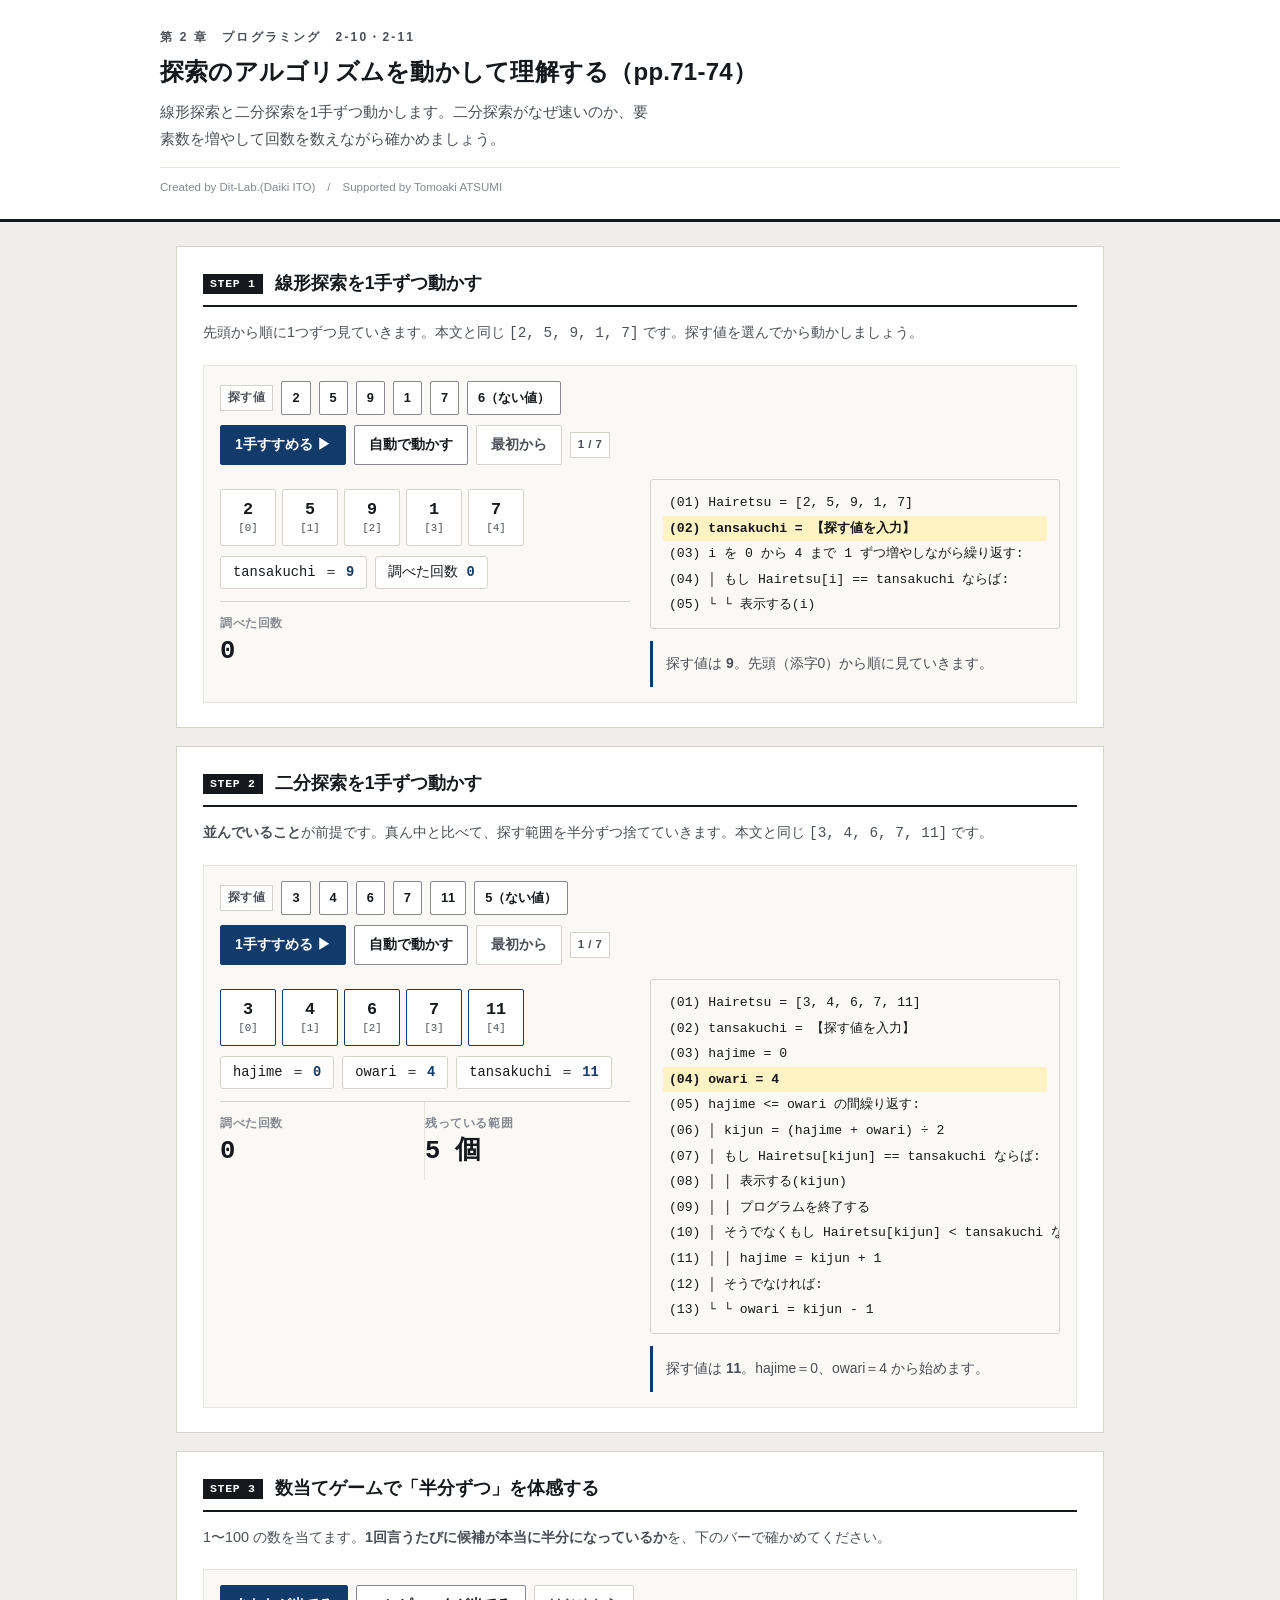
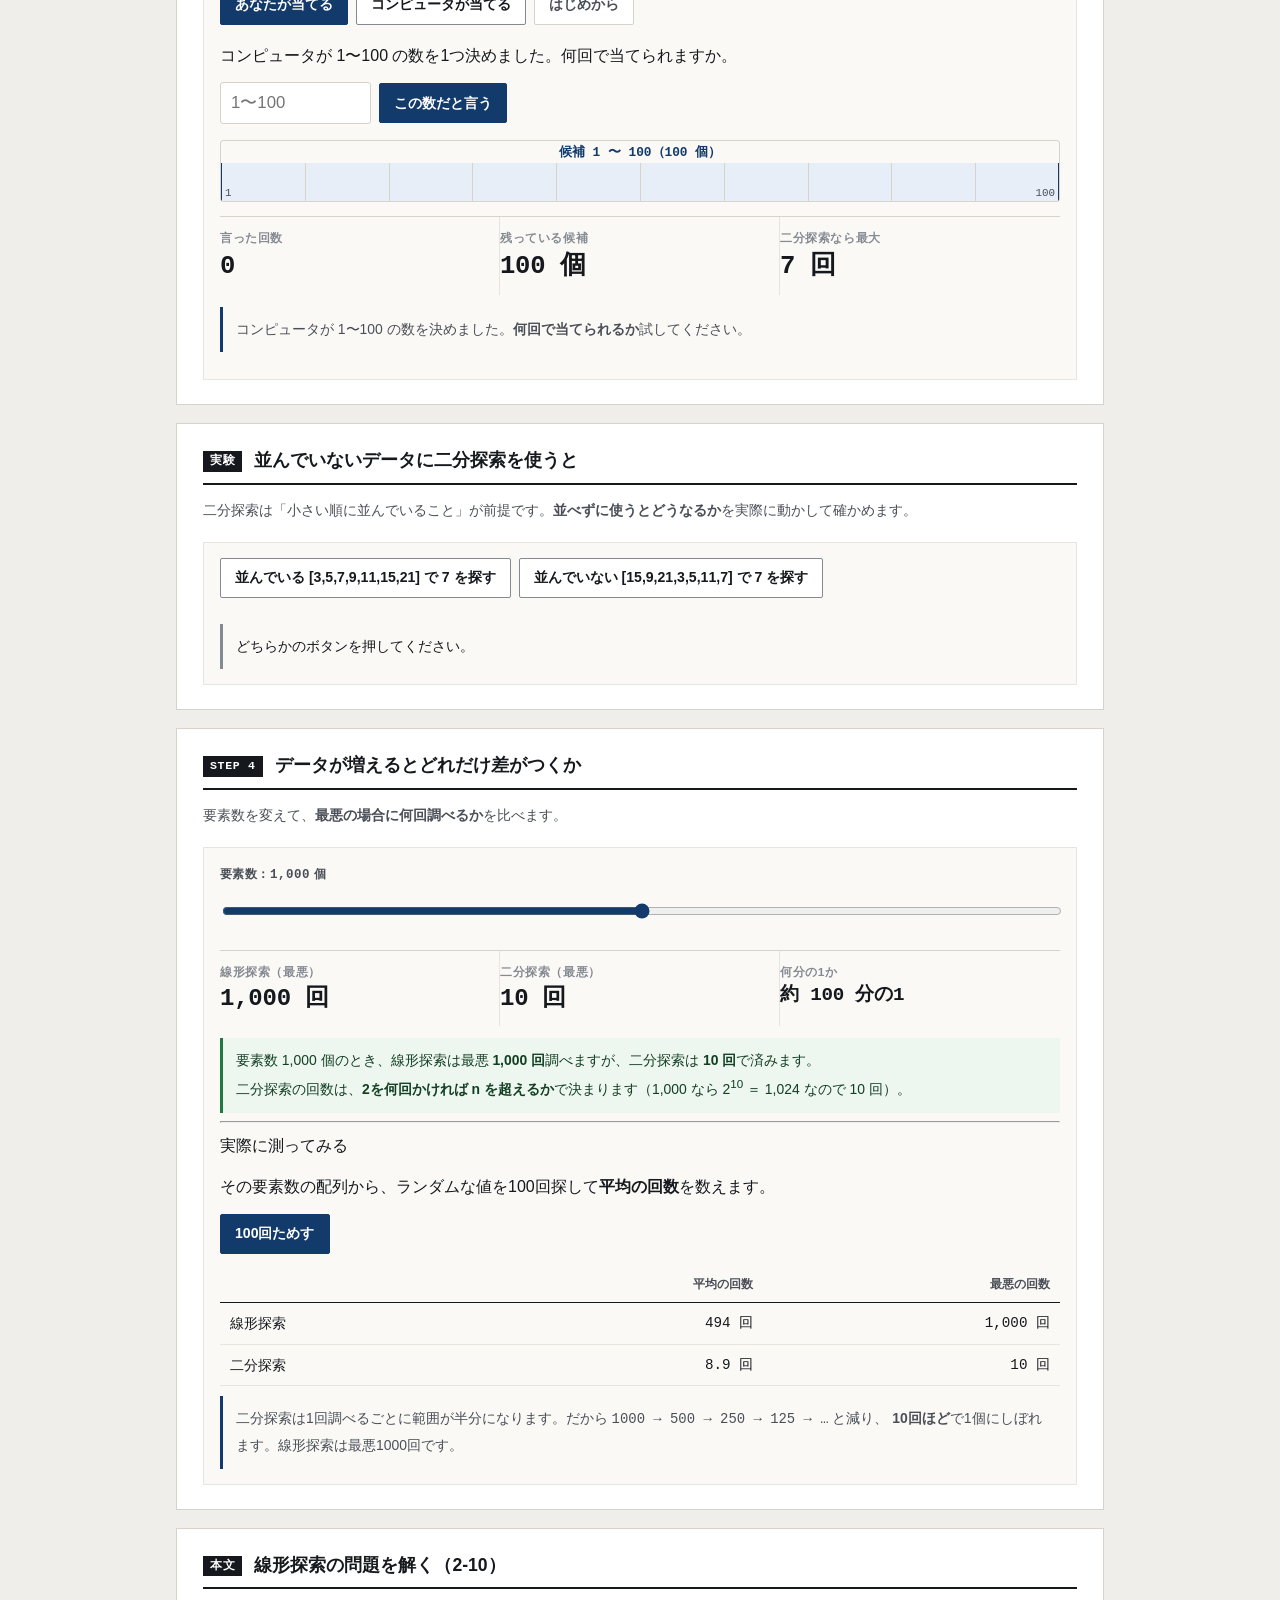
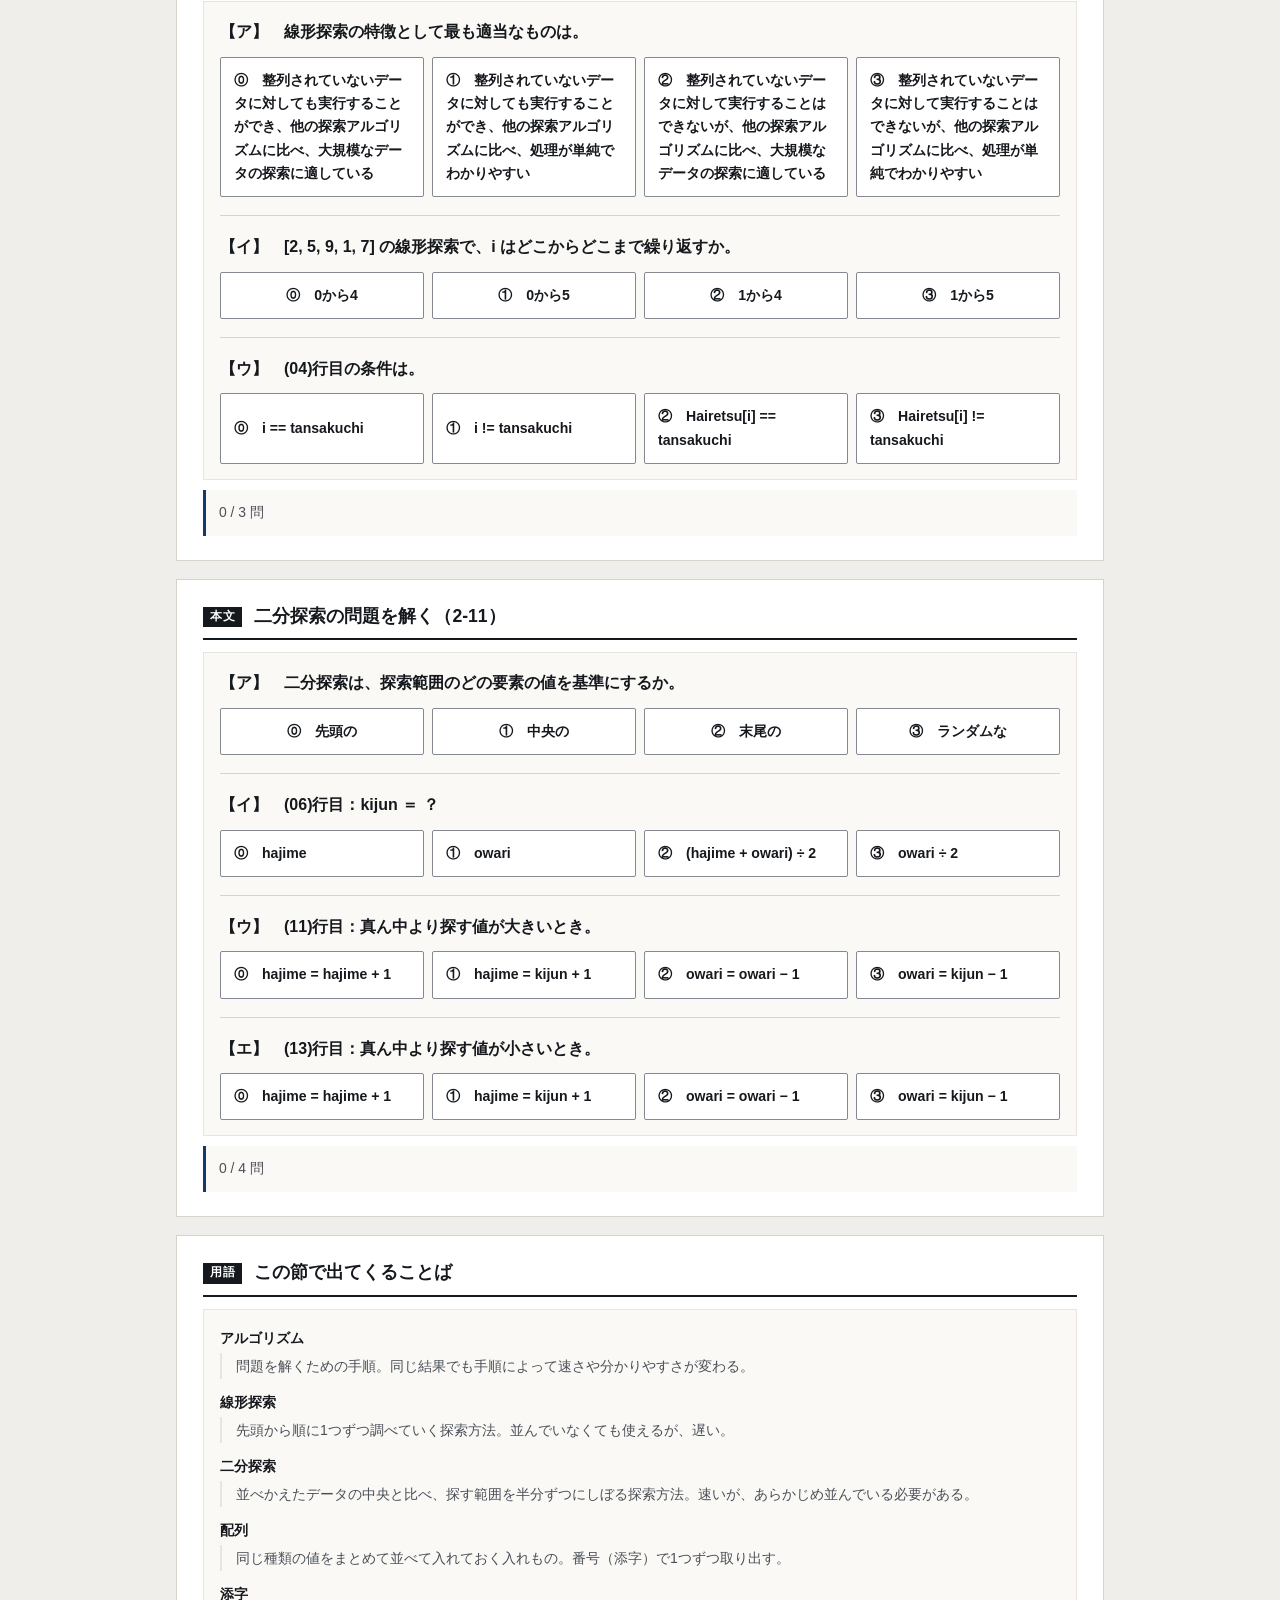
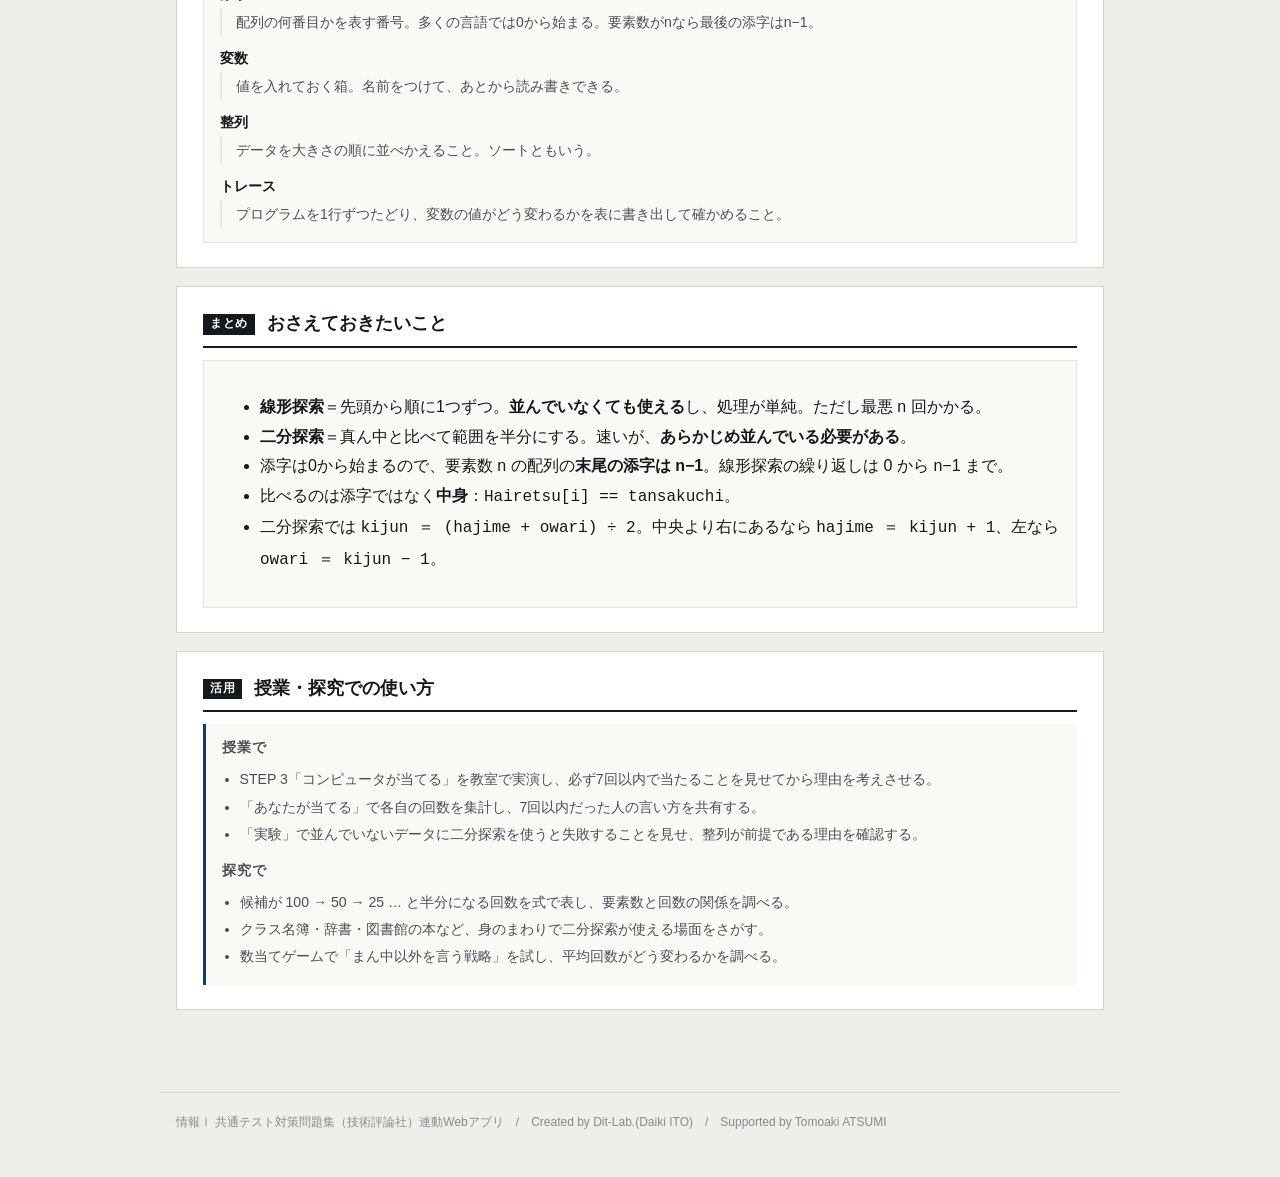
<file: index.html>
<!DOCTYPE html>
<html lang="ja">
<head>
<meta charset="UTF-8">
<meta name="viewport" content="width=device-width, initial-scale=1.0">
<title>探索のアルゴリズムを動かして理解する｜情報Ⅰ共通テスト対策問題集</title>
<meta name="description" content="線形探索と二分探索を1手ずつ動かします。二分探索がなぜ速いのか、要素数を増やして回数を数えながら確かめましょう。">
<link rel="icon" href="data:image/svg+xml,%3Csvg xmlns=%22http://www.w3.org/2000/svg%22 viewBox=%220 0 32 32%22%3E%3Crect width=%2232%22 height=%2232%22 fill=%22%2315181c%22/%3E%3Ctext x=%2216%22 y=%2222%22 font-size=%2218%22 font-family=%22monospace%22 fill=%22%23fff%22 text-anchor=%22middle%22%3E01%3C/text%3E%3C/svg%3E">
<link rel="stylesheet" href="css/style.css?v=88681cd4">
<link rel="stylesheet" href="css/app.css?v=cbbcc738">
</head>
<body>

<header class="app-header">
  <div class="inner">
    <span class="eyebrow">第 2 章　プログラミング　2-10・2-11</span>
    <h1>探索のアルゴリズムを動かして理解する（pp.71-74）</h1>
    <p class="lead">線形探索と二分探索を1手ずつ動かします。二分探索がなぜ速いのか、要素数を増やして回数を数えながら確かめましょう。</p>
    <p class="credit">Created by Dit-Lab.(Daiki ITO)　/　Supported by Tomoaki ATSUMI</p>
  </div>
</header>

<main class="wrap">
  <section class="step" id="step1">
    <h2><span class="no">STEP 1</span>線形探索を1手ずつ動かす</h2>
    <p class="desc">先頭から順に1つずつ見ていきます。本文と同じ <span class="mono">[2, 5, 9, 1, 7]</span> です。探す値を選んでから動かしましょう。</p>
    <div class="panel">
      <div class="btn-row" style="flex-wrap:wrap">
        <span class="badge">探す値</span>
        <button class="btn sm" data-lt="2">2</button>
        <button class="btn sm" data-lt="5">5</button>
        <button class="btn sm" data-lt="9">9</button>
        <button class="btn sm" data-lt="1">1</button>
        <button class="btn sm" data-lt="7">7</button>
        <button class="btn sm" data-lt="6">6（ない値）</button>
      </div>
      <div class="btn-row" style="margin-top:10px;flex-wrap:wrap">
        <button class="btn primary" id="lStep">1手すすめる ▶</button>
        <button class="btn" id="lPlay">自動で動かす</button>
        <button class="btn ghost" id="lReset">最初から</button>
        <span class="badge" id="lProg"></span>
      </div>
      <div class="grid c2" style="margin-top:14px">
        <div>
          <div class="cells" id="lCells"></div>
          <div class="vars" id="lVars"></div>
          <div class="metrics" style="margin-top:12px">
            <div class="metric"><div class="k">調べた回数</div><div class="v" id="lCnt">0</div></div>
          </div>
        </div>
        <div>
          <pre class="code" id="lCode"></pre>
          <div class="note" id="lNote" style="margin-top:12px"></div>
        </div>
      </div>
    </div>
  </section>

  <section class="step" id="step2">
    <h2><span class="no">STEP 2</span>二分探索を1手ずつ動かす</h2>
    <p class="desc"><strong>並んでいること</strong>が前提です。真ん中と比べて、探す範囲を半分ずつ捨てていきます。本文と同じ <span class="mono">[3, 4, 6, 7, 11]</span> です。</p>
    <div class="panel">
      <div class="btn-row" style="flex-wrap:wrap">
        <span class="badge">探す値</span>
        <button class="btn sm" data-bt="3">3</button>
        <button class="btn sm" data-bt="4">4</button>
        <button class="btn sm" data-bt="6">6</button>
        <button class="btn sm" data-bt="7">7</button>
        <button class="btn sm" data-bt="11">11</button>
        <button class="btn sm" data-bt="5">5（ない値）</button>
      </div>
      <div class="btn-row" style="margin-top:10px;flex-wrap:wrap">
        <button class="btn primary" id="bStep">1手すすめる ▶</button>
        <button class="btn" id="bPlay">自動で動かす</button>
        <button class="btn ghost" id="bReset">最初から</button>
        <span class="badge" id="bProg"></span>
      </div>
      <div class="grid c2" style="margin-top:14px">
        <div>
          <div class="cells" id="bCells"></div>
          <div class="vars" id="bVars"></div>
          <div class="metrics" style="margin-top:12px">
            <div class="metric"><div class="k">調べた回数</div><div class="v" id="bCnt">0</div></div>
            <div class="metric"><div class="k">残っている範囲</div><div class="v" id="bLeft">5 個</div></div>
          </div>
        </div>
        <div>
          <pre class="code" id="bCode"></pre>
          <div class="note" id="bNote" style="margin-top:12px"></div>
        </div>
      </div>
    </div>
  </section>


  <section class="step" id="stepGame">
    <h2><span class="no">STEP 3</span>数当てゲームで「半分ずつ」を体感する</h2>
    <p class="desc">1〜100 の数を当てます。<strong>1回言うたびに候補が本当に半分になっているか</strong>を、下のバーで確かめてください。</p>
    <div class="panel">
      <div class="btn-row">
        <button class="btn primary" data-mode="you">あなたが当てる</button>
        <button class="btn" data-mode="cpu">コンピュータが当てる</button>
        <button class="btn ghost" id="gReset">はじめから</button>
      </div>

      <div id="gYou" style="margin-top:16px">
        <p class="desc" style="margin-top:0">コンピュータが 1〜100 の数を1つ決めました。何回で当てられますか。</p>
        <div class="btn-row">
          <input type="number" id="gIn" class="mono pin" min="1" max="100" placeholder="1〜100">
          <button class="btn primary" id="gSay">この数だと言う</button>
        </div>
      </div>

      <div id="gCpu" hidden style="margin-top:16px">
        <p class="desc" style="margin-top:0">あなたが 1〜100 の数を1つ心の中で決めてください。決めたら、コンピュータの質問に答えてください。</p>
        <div class="guessq" id="gAsk"></div>
        <div class="btn-row">
          <button class="btn" data-ans="hi">もっと大きい</button>
          <button class="btn" data-ans="lo">もっと小さい</button>
          <button class="btn primary" data-ans="eq">当たり！</button>
        </div>
      </div>

      <div class="rangebar" id="gBar" style="margin-top:16px"></div>
      <div class="metrics" style="margin-top:14px">
        <div class="metric"><div class="k">言った回数</div><div class="v" id="gCnt">0</div></div>
        <div class="metric"><div class="k">残っている候補</div><div class="v" id="gLeft">100 個</div></div>
        <div class="metric"><div class="k">二分探索なら最大</div><div class="v" id="gIdeal">7 回</div></div>
      </div>
      <div class="note" id="gNote" style="margin-top:12px"></div>
      <div class="tbl-scroll" style="margin-top:12px"><table class="tbl" id="gLog"></table></div>
    </div>
  </section>

  <section class="step" id="stepBad">
    <h2><span class="no">実験</span>並んでいないデータに二分探索を使うと</h2>
    <p class="desc">二分探索は「小さい順に並んでいること」が前提です。<strong>並べずに使うとどうなるか</strong>を実際に動かして確かめます。</p>
    <div class="panel">
      <div class="btn-row">
        <button class="btn" data-bad="sorted">並んでいる [3,5,7,9,11,15,21] で 7 を探す</button>
        <button class="btn" data-bad="unsorted">並んでいない [15,9,21,3,5,11,7] で 7 を探す</button>
      </div>
      <div class="cells" id="badCells" style="margin-top:14px"></div>
      <div class="note" id="badNote" style="margin-top:12px">どちらかのボタンを押してください。</div>
    </div>
  </section>

  <section class="step" id="step3">
    <h2><span class="no">STEP 4</span>データが増えるとどれだけ差がつくか</h2>
    <p class="desc">要素数を変えて、<strong>最悪の場合に何回調べるか</strong>を比べます。</p>
    <div class="panel">
      <label class="fld" for="nSize">要素数：<span class="mono" id="nSizeV">1000</span> 個</label>
      <input type="range" id="nSize" min="1" max="7" step="1" value="4">
      <div class="metrics" style="margin-top:12px">
        <div class="metric"><div class="k">線形探索（最悪）</div><div class="v" id="linMax" style="font-size:1.5rem">—</div></div>
        <div class="metric"><div class="k">二分探索（最悪）</div><div class="v" id="binMax" style="font-size:1.5rem">—</div></div>
        <div class="metric"><div class="k">何分の1か</div><div class="v" id="ratio" style="font-size:1.2rem">—</div></div>
      </div>
      <div class="note" id="cmpNote" style="margin-top:12px"></div>
      <hr class="sep">
      <p class="qhead">実際に測ってみる</p>
      <p class="desc" style="margin-top:0">その要素数の配列から、ランダムな値を100回探して<strong>平均の回数</strong>を数えます。</p>
      <div class="btn-row"><button class="btn primary" id="bench">100回ためす</button></div>
      <div class="tbl-scroll" style="margin-top:12px"><table class="tbl" id="benchTable"></table></div>
      <div class="note info" style="margin-top:10px">
        二分探索は1回調べるごとに範囲が半分になります。だから <span class="mono">1000 → 500 → 250 → 125 → …</span> と減り、
        <strong>10回ほど</strong>で1個にしぼれます。線形探索は最悪1000回です。
      </div>
    </div>
  </section>

  <section class="step" id="step4">
    <h2><span class="no">本文</span>線形探索の問題を解く（2-10）</h2>
    <div class="panel" id="q10Box"></div>
    <div class="note" id="q10Note" style="margin-top:10px"></div>
  </section>

  <section class="step" id="step5">
    <h2><span class="no">本文</span>二分探索の問題を解く（2-11）</h2>
    <div class="panel" id="q11Box"></div>
    <div class="note" id="q11Note" style="margin-top:10px"></div>
  </section>

  <section class="step" id="glossary">
    <h2><span class="no">用語</span>この節で出てくることば</h2>
    <div class="panel"><div id="glossBox"></div></div>
  </section>

  <section class="step" id="wrap">
    <h2><span class="no">まとめ</span>おさえておきたいこと</h2>
    <div class="panel">
      <ul class="bullets">
        <li><strong>線形探索</strong>＝先頭から順に1つずつ。<strong>並んでいなくても使える</strong>し、処理が単純。ただし最悪 n 回かかる。</li>
        <li><strong>二分探索</strong>＝真ん中と比べて範囲を半分にする。速いが、<strong>あらかじめ並んでいる必要がある</strong>。</li>
        <li>添字は0から始まるので、要素数 n の配列の<strong>末尾の添字は n−1</strong>。線形探索の繰り返しは 0 から n−1 まで。</li>
        <li>比べるのは添字ではなく<strong>中身</strong>：<span class="mono">Hairetsu[i] == tansakuchi</span>。</li>
        <li>二分探索では <span class="mono">kijun ＝ (hajime + owari) ÷ 2</span>。中央より右にあるなら <span class="mono">hajime ＝ kijun + 1</span>、左なら <span class="mono">owari ＝ kijun − 1</span>。</li>
      </ul>
    </div>
  </section>

  <section class="step">
    <h2><span class="no">活用</span>授業・探究での使い方</h2>
    <div class="use-note">
      <h3>授業で</h3>
      <ul>
        <li>STEP 3「コンピュータが当てる」を教室で実演し、必ず7回以内で当たることを見せてから理由を考えさせる。</li>
        <li>「あなたが当てる」で各自の回数を集計し、7回以内だった人の言い方を共有する。</li>
        <li>「実験」で並んでいないデータに二分探索を使うと失敗することを見せ、整列が前提である理由を確認する。</li>
      </ul>
      <h3 style="margin-top:12px">探究で</h3>
      <ul>
        <li>候補が 100 → 50 → 25 … と半分になる回数を式で表し、要素数と回数の関係を調べる。</li>
        <li>クラス名簿・辞書・図書館の本など、身のまわりで二分探索が使える場面をさがす。</li>
        <li>数当てゲームで「まん中以外を言う戦略」を試し、平均回数がどう変わるかを調べる。</li>
      </ul>
    </div>
  </section>

</main>

<footer class="app-footer">
  情報Ⅰ 共通テスト対策問題集（技術評論社）連動Webアプリ　/　Created by Dit-Lab.(Daiki ITO)　/　Supported by Tomoaki ATSUMI
</footer>

<script src="js/terms.js?v=867e9694"></script>
<script src="js/quiz.js?v=13402362"></script>
<script src="js/app.js?v=78028816"></script>
</body>
</html>
</file>
<file: css/style.css>
/* =========================================================
   情報Ⅰ 共通テスト対策問題集 — Web アプリ共通スタイル
   紙面（参考書）に寄せた設計。装飾色は使わず、色は意味を持つときだけ。
   ========================================================= */

:root{
  --paper:#ffffff;
  --paper-2:#faf9f6;      /* うすい紙 */
  --bg:#f0eeea;           /* 台紙 */
  --ink:#15181c;
  --ink-2:#4a4f57;
  --ink-3:#858a92;
  --rule:#d7d3cb;
  /* 旧名のまま書かれているアプリ用の別名（未定義だと枠線や文字色が消えるため） */
  --line: var(--rule);
  --muted: var(--ink-2);
  --sans: var(--font);         /* 罫線 */
  --rule-2:#e8e5df;
  --accent:#123a6b;       /* 濃紺。主要操作と現在地だけに使う */
  --accent-w:#e9eef6;
  --zero:#c0392b;         /* 左＝0 */
  --one:#1d4ed8;          /* 右＝1 */
  --ok:#1f7a3d;   --ok-bg:#eef6f0;
  --ng:#b3261e;   --ng-bg:#fbefee;
  --warn:#8a5a00; --warn-bg:#fbf5e8;
  --font:"Hiragino Kaku Gothic ProN","Hiragino Sans","Yu Gothic Medium","Yu Gothic",
         "Noto Sans JP",Meiryo,-apple-system,BlinkMacSystemFont,sans-serif;
  --mono:"SFMono-Regular",Menlo,Consolas,"Courier New",monospace;
}

*{box-sizing:border-box}
[hidden]{display:none !important}
html{-webkit-text-size-adjust:100%}
body{
  margin:0; background:var(--bg); color:var(--ink);
  font-family:var(--font); font-size:16px; line-height:1.85;
  font-feature-settings:"palt" 1;
}
h1,h2,h3,h4{line-height:1.45; margin:0; font-weight:700}
p{margin:0 0 .75em} p:last-child{margin-bottom:0}
a{color:var(--accent)}

/* ---------- 標題 ---------- */
.app-header{background:var(--paper); border-bottom:3px solid var(--ink); padding:26px 20px 20px}
.app-header .inner{max-width:960px; margin:0 auto}
.app-header .eyebrow{
  font-size:.75rem; font-weight:700; color:var(--ink-2); letter-spacing:.18em;
  display:block; margin-bottom:7px;
}
.app-header h1{font-size:1.5rem; letter-spacing:.01em}
.app-header .lead{font-size:.92rem; color:var(--ink-2); margin-top:9px; max-width:60ch}
.app-header .credit{
  font-size:.72rem; color:var(--ink-3); margin-top:14px;
  padding-top:9px; border-top:1px solid var(--rule-2);
}

/* ---------- 版面 ---------- */
.wrap{max-width:960px; margin:0 auto; padding:24px 16px 64px}
.step{background:var(--paper); border:1px solid var(--rule); padding:24px 26px; margin-bottom:18px}
.step > h2{
  display:flex; align-items:baseline; gap:12px; font-size:1.1rem;
  padding-bottom:9px; border-bottom:2px solid var(--ink); margin-bottom:12px;
}
.step > h2 .no{
  flex:none; font-family:var(--mono); font-size:.72rem; font-weight:700;
  background:var(--ink); color:var(--paper); padding:2px 7px; letter-spacing:.06em;
  position:relative; top:-2px;
}
.step > .desc{color:var(--ink-2); font-size:.9rem; margin-bottom:18px}
.step[hidden]{display:none}

.grid{display:grid; gap:20px}
.grid > *{min-width:0}          /* 子の中身で列が広がるのを防ぐ */
@media(min-width:800px){ .grid.c2{grid-template-columns:1fr 1fr} }
@media(min-width:800px){ .grid.c21{grid-template-columns:1.45fr 1fr} }

.panel{border:1px solid var(--rule-2); background:var(--paper-2); padding:15px 16px; min-width:0}
.panel > h3{
  font-size:.8rem; font-weight:700; color:var(--ink-2); letter-spacing:.08em;
  margin-bottom:12px; padding-bottom:6px; border-bottom:1px solid var(--rule);
}

/* ---------- 部品 ---------- */
.btn{
  appearance:none; border:1px solid var(--ink-3); background:var(--paper); color:var(--ink);
  font-family:inherit; font-size:.88rem; font-weight:700; padding:8px 14px;
  border-radius:2px; cursor:pointer; min-height:40px; line-height:1.4;
  transition:background .12s, border-color .12s, color .12s;
}
.btn:hover:not(:disabled){background:var(--accent-w); border-color:var(--accent); color:var(--accent)}
.btn:disabled{opacity:.35; cursor:not-allowed}
.btn.primary{background:var(--accent); color:var(--paper); border-color:var(--accent)}
.btn.primary:hover:not(:disabled){background:#0d2c53; color:var(--paper)}
.btn.ghost{border-color:var(--rule); color:var(--ink-2)}
.btn.sm{font-size:.8rem; padding:5px 10px; min-height:34px}
.btn-row{display:flex; flex-wrap:wrap; gap:8px; align-items:center}

/* タブ（見出し下線式） */
.seg{display:flex; gap:0; border-bottom:1px solid var(--rule)}
.seg button{
  appearance:none; border:0; background:transparent; font-family:inherit; font-size:.88rem;
  font-weight:700; color:var(--ink-3); padding:9px 4px; margin-right:26px; cursor:pointer;
  border-bottom:3px solid transparent; margin-bottom:-1px; min-height:40px;
}
.seg button:hover{color:var(--ink-2)}
.seg button[aria-pressed="true"]{color:var(--ink); border-bottom-color:var(--accent)}

label.fld{display:block; font-size:.78rem; font-weight:700; color:var(--ink-2); margin-bottom:5px; letter-spacing:.04em}
input[type=text], textarea, input[type=number]{
  width:100%; font-family:inherit; font-size:1rem; color:var(--ink);
  border:1px solid var(--ink-3); border-radius:2px; padding:9px 11px;
  background:var(--paper); min-height:42px;
}
input:focus, textarea:focus{outline:2px solid var(--accent); outline-offset:-1px; border-color:var(--accent)}
.btn:focus-visible, .seg button:focus-visible, .node-card:focus-visible{outline:2px solid var(--accent); outline-offset:2px}
textarea{resize:vertical; line-height:1.7}
.mono{font-family:var(--mono)}

table.tbl{width:100%; border-collapse:collapse; font-size:.89rem}
table.tbl th, table.tbl td{border-bottom:1px solid var(--rule-2); padding:7px 10px; text-align:right}
table.tbl th:first-child, table.tbl td:first-child{text-align:left}
table.tbl thead th{border-bottom:1.5px solid var(--ink); font-size:.76rem; color:var(--ink-2); font-weight:700; white-space:nowrap}
.tbl-scroll{overflow-x:auto; -webkit-overflow-scrolling:touch; max-width:100%}

.note{padding:10px 13px; font-size:.87rem; border-left:3px solid var(--ink-3); background:var(--paper-2); overflow-wrap:break-word; word-break:break-word}
.note.ok{background:var(--ok-bg); border-left-color:var(--ok); color:#123f22}
.note.ng{background:var(--ng-bg); border-left-color:var(--ng); color:#6d1a15}
.note.info{background:var(--paper-2); border-left-color:var(--accent); color:var(--ink-2)}
.note.warn{background:var(--warn-bg); border-left-color:var(--warn); color:#5c3d00}
.note[hidden]{display:none}

.badge{
  display:inline-block; font-size:.72rem; font-weight:700; padding:1px 7px;
  border:1px solid var(--rule); color:var(--ink-2); background:var(--paper); letter-spacing:.04em;
}

/* 数値は罫線で仕切るだけ。カードにしない */
.metrics{display:flex; flex-wrap:wrap; gap:0; border-top:1px solid var(--rule)}
.metric{flex:1 1 130px; padding:11px 14px 11px 0; border-right:1px solid var(--rule-2)}
.metric:last-child{border-right:0}
.metric .k{font-size:.74rem; color:var(--ink-3); font-weight:700; letter-spacing:.05em}
.metric .v{font-size:1.6rem; font-weight:700; line-height:1.3; font-family:var(--mono); letter-spacing:-.01em}
.metric .s{font-size:.76rem; color:var(--ink-2)}

.bit0{color:var(--zero); font-weight:700}
.bit1{color:var(--one); font-weight:700}

.app-footer{
  max-width:960px; margin:0 auto; padding:18px 16px 44px; color:var(--ink-3);
  font-size:.75rem; border-top:1px solid var(--rule);
}
.sr-only{position:absolute;width:1px;height:1px;overflow:hidden;clip:rect(0 0 0 0);white-space:nowrap}

@media(max-width:640px){
  body{font-size:15px}
  .app-header{padding:20px 16px 16px}
  .app-header h1{font-size:1.16rem}
  .wrap{padding:16px 12px 52px}
  .step{padding:18px 15px}
  .seg button{margin-right:18px; font-size:.84rem}
  .metric{flex-basis:50%; border-right:0}
}
@media (prefers-reduced-motion:reduce){ *{animation:none!important; transition:none!important} }

/* ---------- 自分のデータ・共有・印刷 ---------- */
.toolbar{display:flex; flex-wrap:wrap; gap:8px; align-items:center; margin-top:12px;
  padding-top:12px; border-top:1px solid var(--rule-2)}
.toolbar .hint{font-size:.78rem; color:var(--ink-3)}
.paste-area{width:100%; min-height:110px; font-family:var(--mono); font-size:.86rem}
.use-note{background:var(--paper-2); border-left:3px solid var(--accent); padding:14px 16px; font-size:.88rem}
.use-note h3{font-size:.86rem; letter-spacing:.06em; margin-bottom:8px; color:var(--ink-2)}
.use-note ol, .use-note ul{margin:0; padding-left:1.25em; line-height:1.95; color:var(--ink-2)}

@media print{
  body{background:#fff}
  .app-header{border-bottom:2px solid #000}
  .step{border:1px solid #bbb; break-inside:avoid; page-break-inside:avoid; margin-bottom:12px}
  .btn, .seg, .toolbar, input[type=range]{display:none !important}
  .note{border-left-width:2px}
  a[href]:after{content:""}
}

/* ---------- 入力グリッド ---------- */
.dg-scroll{overflow:auto; -webkit-overflow-scrolling:touch; border:1px solid var(--rule); background:var(--paper); max-height:420px}
table.dg{border-collapse:collapse; font-family:var(--mono); font-size:.9rem; min-width:100%}
table.dg th, table.dg td{border:1px solid var(--rule-2); padding:0}
table.dg thead th{background:var(--paper-2); position:sticky; top:0; z-index:2}
table.dg .dg-n{background:var(--paper-2); color:var(--ink-3); font-size:.76rem; font-weight:400;
  text-align:center; min-width:34px; padding:0 4px; position:sticky; left:0; z-index:1}
table.dg .dg-corner{background:var(--paper-2); min-width:34px; position:sticky; left:0; z-index:3}
table.dg .dg-act{background:var(--paper-2); width:34px}
.dg-h, .dg-c{width:100%; min-width:96px; border:0; background:transparent; font-family:inherit;
  font-size:.9rem; padding:8px 9px; color:var(--ink); min-height:38px}
.dg-h{font-weight:700; font-family:var(--font); font-size:.82rem; color:var(--ink-2)}
.dg-c.num{text-align:right}
.dg-c:focus, .dg-h:focus{outline:2px solid var(--accent); outline-offset:-2px; background:var(--accent-w)}
.dg-del{border:0; background:transparent; color:var(--ink-3); cursor:pointer; width:32px; height:34px; font-size:1rem}
.dg-del:hover{color:var(--ng)}
.dg-tools{display:flex; flex-wrap:wrap; gap:8px; align-items:center; margin-top:10px}
.dg-hint{font-size:.76rem; color:var(--ink-3)}

/* ---------- ファイル読み込み ---------- */
.filebox{display:flex; flex-wrap:wrap; gap:10px; align-items:center; padding:12px;
  border:1px dashed var(--rule); background:var(--paper-2)}
.filebox input[type=file]{font-size:.85rem; font-family:inherit; max-width:100%}
.filebox .sel{max-width:220px}
.filelabel{display:inline-flex; align-items:center; gap:6px; font-size:.85rem; font-weight:700;
  border:1px solid var(--ink-3); background:var(--paper); padding:8px 14px; border-radius:2px; cursor:pointer; min-height:40px}
.filelabel:hover{border-color:var(--accent); color:var(--accent); background:var(--accent-w)}
.filelabel input{display:none}

/* ---------- 用語解説 ---------- */
.term{position:relative; border-bottom:1.5px dotted var(--accent); cursor:help; color:var(--accent); font-weight:700}
.term .term-pop{display:none; position:absolute; left:0; top:1.7em; z-index:50; width:min(300px,78vw);
  background:var(--paper); border:1px solid var(--ink-3); box-shadow:0 6px 20px rgba(0,0,0,.14);
  padding:10px 12px; font-size:.82rem; font-weight:400; color:var(--ink-2); line-height:1.75;
  border-left:3px solid var(--accent); cursor:auto; text-align:left}
.term .term-pop b{display:block; color:var(--ink); font-size:.86rem; margin-bottom:3px}
.term.open .term-pop{display:block}
dl.gloss{margin:0; font-size:.88rem}
dl.gloss dt{font-weight:700; color:var(--ink); margin-top:10px}
dl.gloss dt:first-child{margin-top:0}
dl.gloss dd{margin:2px 0 0; color:var(--ink-2); line-height:1.85; padding-left:1em; border-left:2px solid var(--rule-2)}
@media print{ .term{border-bottom:0; color:inherit} .term .term-pop{display:none !important} }

/* ---------- スマホ・タブレット ---------- */
@media (max-width:1024px){
  /* iOS で入力時に画面が勝手に拡大するのを防ぐ（16px 未満だとズームする） */
  input[type=text], input[type=number], textarea, select, .dg-c, .dg-h{ font-size:16px }
  .dg-c, .dg-h{ min-width:110px }
}
@media (max-width:820px){
  .grid.c2,.grid.c21{grid-template-columns:1fr}
  .dg-scroll{max-height:340px}
  .filebox{flex-direction:column; align-items:stretch}
  .filebox .sel{max-width:100%}
  .term .term-pop{left:auto; right:0; width:min(280px,86vw)}
}
@media (max-width:480px){
  .step > h2{font-size:1rem; flex-wrap:wrap}
  .metrics{gap:0}
  .metric{flex-basis:50%; padding-right:10px}
  .metric .v{font-size:1.3rem}
  .btn{padding:8px 12px}
  .dg-tools{gap:6px}
  .dg-hint{width:100%}
}
/* タッチ操作でのスクロールを滑らかに */
.tbl-scroll, .dg-scroll, .tree-box{ -webkit-overflow-scrolling:touch; overscroll-behavior-x:contain }

/* 幅指定つきの入力欄がスマートフォンではみ出さないようにする */
input[type=text], input[type=number], input[type=search], textarea, select{ max-width:100% }
.btn-row > label{ min-width:0; max-width:100% }
.btn-row > label input, .btn-row > label select{ max-width:100% }

/* 共通：○×判定・並べかえ（quiz.js 用） */
.abcde{border:1px solid var(--rule); border-radius:3px; overflow:hidden}
.abcde > div{border-top:1px solid var(--rule); padding:10px 12px}
.abcde > div:first-child{border-top:0}
.abcde .st{display:flex; gap:10px; align-items:flex-start; flex-wrap:wrap}
.abcde .st .k{font-weight:700; font-family:var(--mono); min-width:1.4em}
.abcde .st .t{flex:1; min-width:12em}
.abcde .jb{display:flex; gap:6px}
.abcde .jb .btn{min-width:3.4em; padding:6px 10px; text-align:center}
.prep{display:grid; grid-template-columns:repeat(auto-fit,minmax(150px,1fr)); gap:10px; margin-top:10px}
.prep .slot{border:1px dashed var(--ink-3); border-radius:3px; padding:10px; min-height:92px; background:var(--paper)}
.prep .slot.filled{border-style:solid}
.prep .slot .tag{font:700 .74rem/1.4 var(--mono); color:var(--accent); display:block; margin-bottom:6px}
.prep .slot .txt{font-size:.86rem; line-height:1.7}
.cards{display:flex; flex-wrap:wrap; gap:8px; margin-top:10px}
.cards .c{border:1px solid var(--ink-3); border-radius:3px; padding:9px 12px; background:var(--paper);
  cursor:pointer; font-size:.88rem; max-width:100%; text-align:left; font-family:inherit; color:var(--ink)}
.cards .c:hover{background:var(--warn-bg)}
.cards .c.used{opacity:.35; pointer-events:none}

/* --- 予想してから実行 --- */
.pmark{display:inline-block; background:var(--accent); color:#fff; font-size:.7rem; font-weight:700;
  letter-spacing:.08em; padding:2px 7px; border-radius:2px; margin-right:8px; vertical-align:2px}
input.pin{font-size:1.05rem; padding:7px 10px; border:1px solid var(--rule); border-radius:3px;
  width:9em; max-width:100%; background:#fff}
.btn-row .unit{color:var(--muted); font-size:.9rem}
.choice4 .btn.on{border-color:var(--accent); box-shadow:inset 0 0 0 1px var(--accent); font-weight:700}
/* 設問文の見出し（flex ではなく通常の段落。.qhead は左右振り分け用なので用途が別） */
.pq{margin:0 0 10px; font-weight:700; line-height:1.85}

/* --- 自分のテーマでやってみる（ワークシート） --- */
.wsheet{display:grid; gap:14px}
@media(min-width:760px){ .wsheet{grid-template-columns:1fr 1fr} }
.wsf{display:block}
.wsf .wsl{display:block; font-weight:700; font-size:.9rem; margin-bottom:3px}
.wsf .wsh{display:block; font-size:.78rem; color:var(--muted); margin-bottom:5px; line-height:1.6}
.wsf textarea{width:100%; max-width:100%; font:inherit; font-size:.92rem; line-height:1.75;
  padding:8px 10px; border:1px solid var(--rule); border-radius:3px; background:#fff; resize:vertical}
.wsf textarea:focus{outline:2px solid var(--accent); outline-offset:-2px}
.wsout{margin-top:14px; border:1px solid var(--ink-3); border-radius:3px; background:#fff; padding:16px 18px}
.wsout h4{margin:0 0 10px; font-size:1rem}
.wsout dl{margin:0}
.wsout dt{font-weight:700; font-size:.84rem; color:var(--accent); margin-top:10px}
.wsout dd{margin:2px 0 0; font-size:.92rem; line-height:1.85; white-space:pre-wrap}
.wsout .wsmsg{margin:10px 0 0; font-size:.86rem; color:var(--muted)}
@media print{
  .app-header, .btn-row, .step:not(.wsprint){ display:none !important }
  .wsout{border:none; padding:0}
}
</file>
<file: css/app.css>
.qhead{display:flex; justify-content:space-between; align-items:center; margin-bottom:12px}
.card-q{border:1px solid var(--rule); background:var(--paper); padding:18px; margin-bottom:14px}
.q-scene{font-size:1rem; font-weight:700; line-height:1.9}
.choice4{display:grid; gap:8px; grid-template-columns:repeat(auto-fit,minmax(160px,1fr))}
.choice4 .btn{text-align:left; line-height:1.65; padding:11px 13px}
.choice4 .btn.correct{background:var(--ok-bg); border-color:var(--ok); color:var(--ok)}
.choice4 .btn.wrong{background:var(--ng-bg); border-color:var(--ng); color:var(--ng)}
.choice4.locked{pointer-events:none}
.sel{width:100%; font-family:inherit; font-size:.95rem; padding:9px 11px; min-height:42px;
  border:1px solid var(--ink-3); border-radius:2px; background:var(--paper); color:var(--ink)}
input[type=range]{width:100%; accent-color:var(--accent); height:34px}
.why{font-size:.85rem; color:var(--ink-2); line-height:1.85}
.eqbox{font-family:var(--mono); font-size:1.02rem; font-weight:700; text-align:center; padding:14px;
  border:1px solid var(--rule); background:var(--paper-2); line-height:1.8}
.blankin{border:1.5px solid var(--accent); background:#fff; padding:6px 8px; text-align:center;
  font-family:var(--mono); min-height:38px; font-size:.95rem; max-width:120px}
.blankin.ok{border-color:var(--ok); background:var(--ok-bg)}
.blankin.ng{border-color:var(--ng); background:var(--ng-bg)}
table.tbl td .blankin{width:100%; max-width:none}

/* --- 2-10・2-11 探索のアルゴリズム --- */
.cells{display:flex;gap:6px;flex-wrap:wrap;margin-top:10px}
.cells .c{border:1px solid var(--line);border-radius:2px;min-width:56px;padding:9px 4px;text-align:center;
  font:700 1.05rem/1.3 var(--mono);background:#fff;transition:background-color .15s, border-color .15s}
.cells .c em{display:block;font:400 .68rem/1.4 var(--mono);color:var(--muted);font-style:normal}
.cells .c.out{opacity:.28}
.cells .c.now{border-color:#8a5a00;background:#fdf6e8}
.cells .c.hit{border-color:var(--ok);background:var(--ok-bg)}
.cells .c.miss{border-color:var(--ng);background:var(--ng-bg);opacity:.55}
.cells .c.range{border-color:var(--accent)}
.cells .c.mid{border-color:#5a3d8a;background:#f2eef8}
pre.code{font-family:var(--mono);font-size:.82rem;line-height:1.95;background:var(--paper-2);
  border:1px solid var(--rule);border-radius:3px;padding:10px 12px;margin:0;overflow-x:auto}
pre.code .ln{display:block;padding:0 6px;border-radius:2px;white-space:pre}
pre.code .ln.on{background:#fff3c4;font-weight:700}
.vars{display:flex;gap:8px;flex-wrap:wrap;margin-top:10px}
.vars .v{border:1px solid var(--line);border-radius:3px;padding:6px 12px;background:#fff;font:.86rem/1.4 var(--mono)}
.vars .v b{color:var(--accent)}

/* --- 数当てゲーム --- */
.rangebar{position:relative;height:62px;border:1px solid var(--rule);background:var(--paper-2);border-radius:3px;overflow:hidden}
.rangebar .live{position:absolute;top:22px;bottom:0;background:#e8eef7;border-left:1px solid var(--accent);border-right:1px solid var(--accent);
  transition:left .35s ease, width .35s ease}
.rangebar .tick{position:absolute;top:22px;bottom:0;width:1px;background:var(--line)}
.rangebar .lab{position:absolute;bottom:3px;font:400 .68rem/1 var(--mono);color:var(--muted)}
.rangebar .say{position:absolute;top:26px;height:22px;width:2px;background:var(--ng)}
.rangebar .say.hit{background:var(--ok);height:34px;width:3px}
.rangebar .cap{position:absolute;top:3px;transform:translateX(-50%);white-space:nowrap;
  font:700 .8rem/1.4 var(--mono);color:var(--accent);background:var(--paper-2);padding:0 6px}
.guessq{font:700 1.35rem/1.5 var(--mono);color:var(--accent);padding:10px 0}
.tbl .near{color:var(--ok);font-weight:700}
.tbl .far{color:var(--muted)}
</file>
